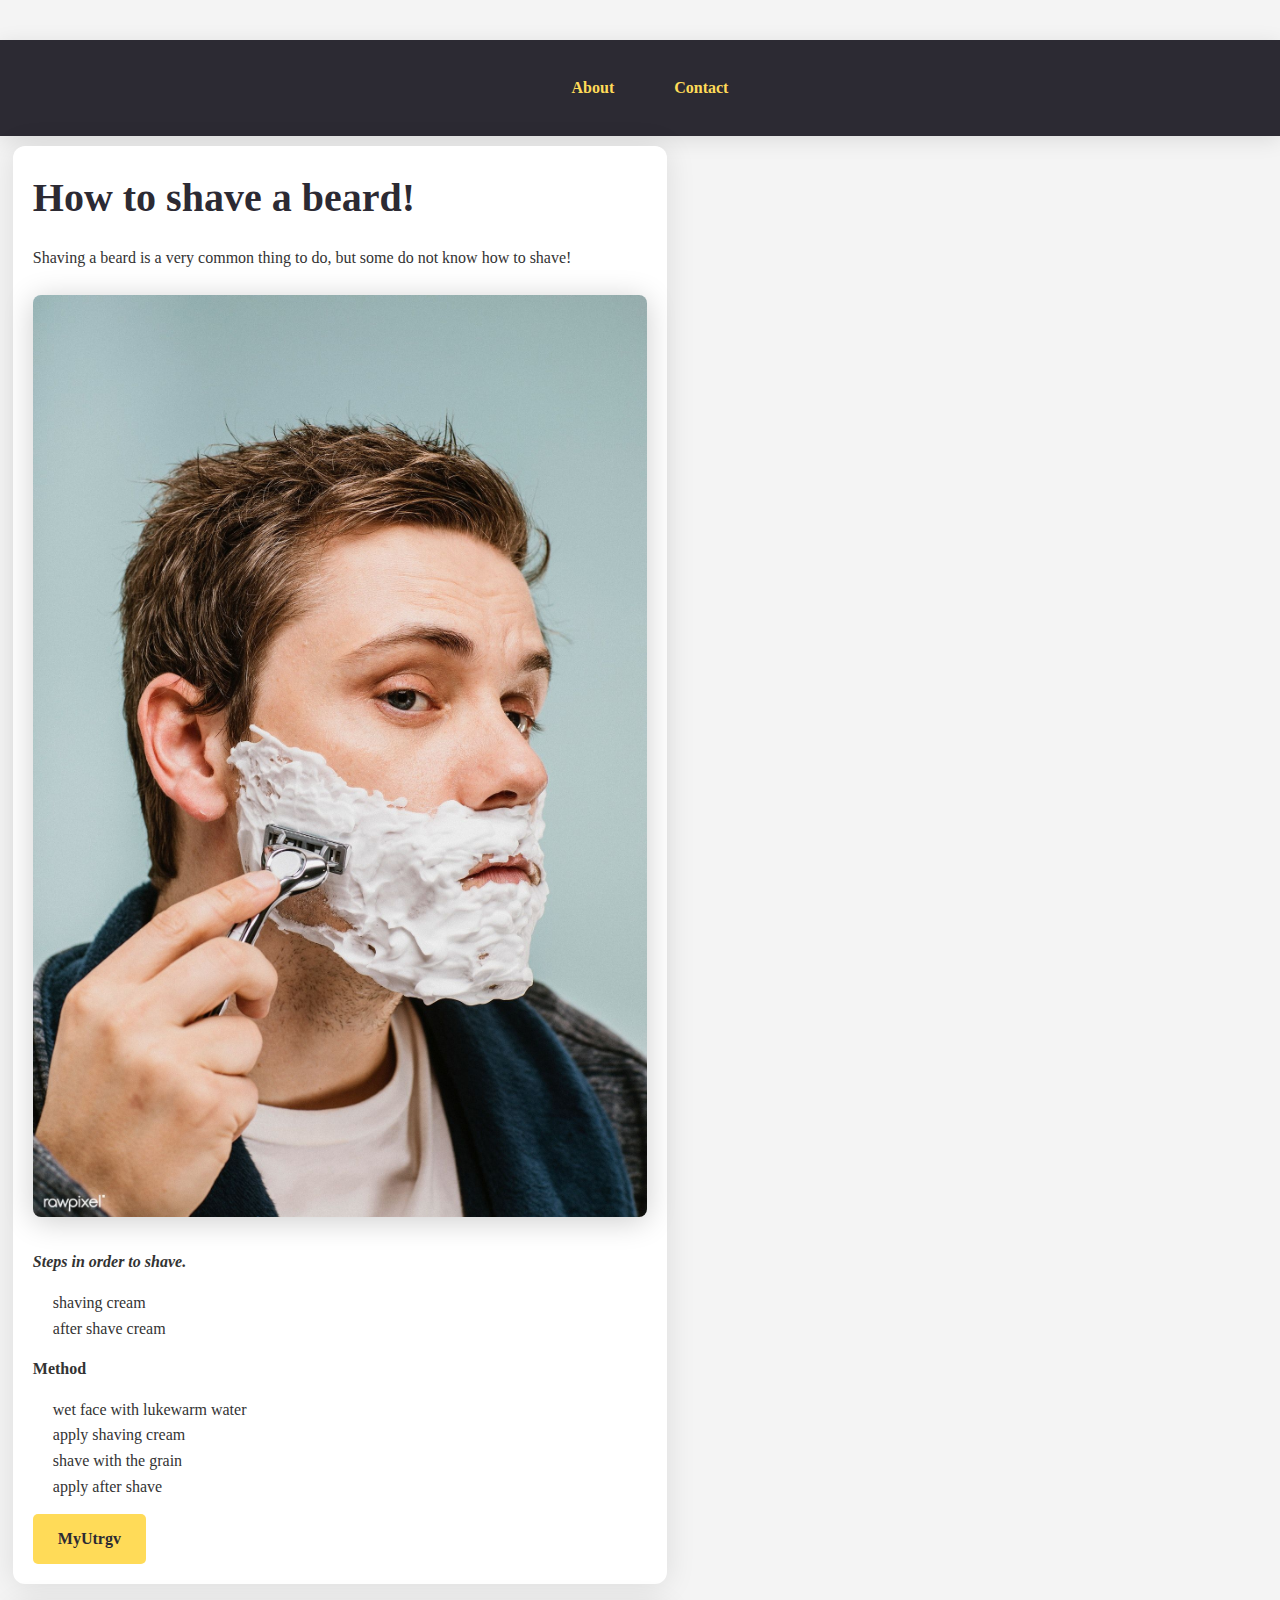
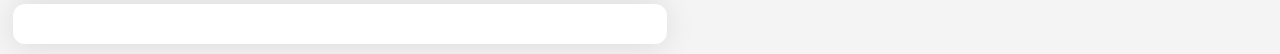
<file: index.html>
﻿<!DOCTYPE html>
<html lang="en" xmlns="http://www.w3.org/1999/xhtml">
<head>
    <meta charset="utf-8" />
    <title>How to shave!</title>
    <link rel="icon" type="image/x-icon" href="images/egg-favicon.png" />
    <link href="css/styles.css" type="text/css" rel="stylesheet" />
    <link href="css/styles.css" type="text/css" rel="stylesheet" />
</head>
<body>
    <div class="container"></div>
    <nav>
        <ul class="menu">
            <li><a href="about.html">About</a></li>
            <li><a href="contact.html">Contact</a></li>
        </ul>
    </nav>
    </div>
    <div class="left-panel">
        <h1>How to shave a beard!</h1>
        <p>Shaving a beard is a very common thing to do, but some do not know how to shave!</p>

        <!-- Inserted Image -->
        <img src="images/beard shave.jpg " alt="A person shaving" style="max-width: 100%; height: auto; border-radius: 8px; margin: 15px 0;" />

        <p><b><i>Steps in order to shave. </i></b></p>

        <ul>
            <li>shaving cream</li>
            <li>after shave cream</li>
        </ul>

        <p><b>Method</b></p>
        <ol>
            <li>wet face with lukewarm water</li>
            <li>apply shaving cream</li>
            <li>shave with the grain</li>
            <li>apply after shave</li>
        </ol>

        <a href="https://my.utrgv.edu/web/myutrgv/home" target="_blank" class="button">MyUtrgv</a>
    </div>

    <div class="right-panel">
        <!-- Additional content can go here -->
    </div>
</body>
</html>






</body>
</html>
</file>
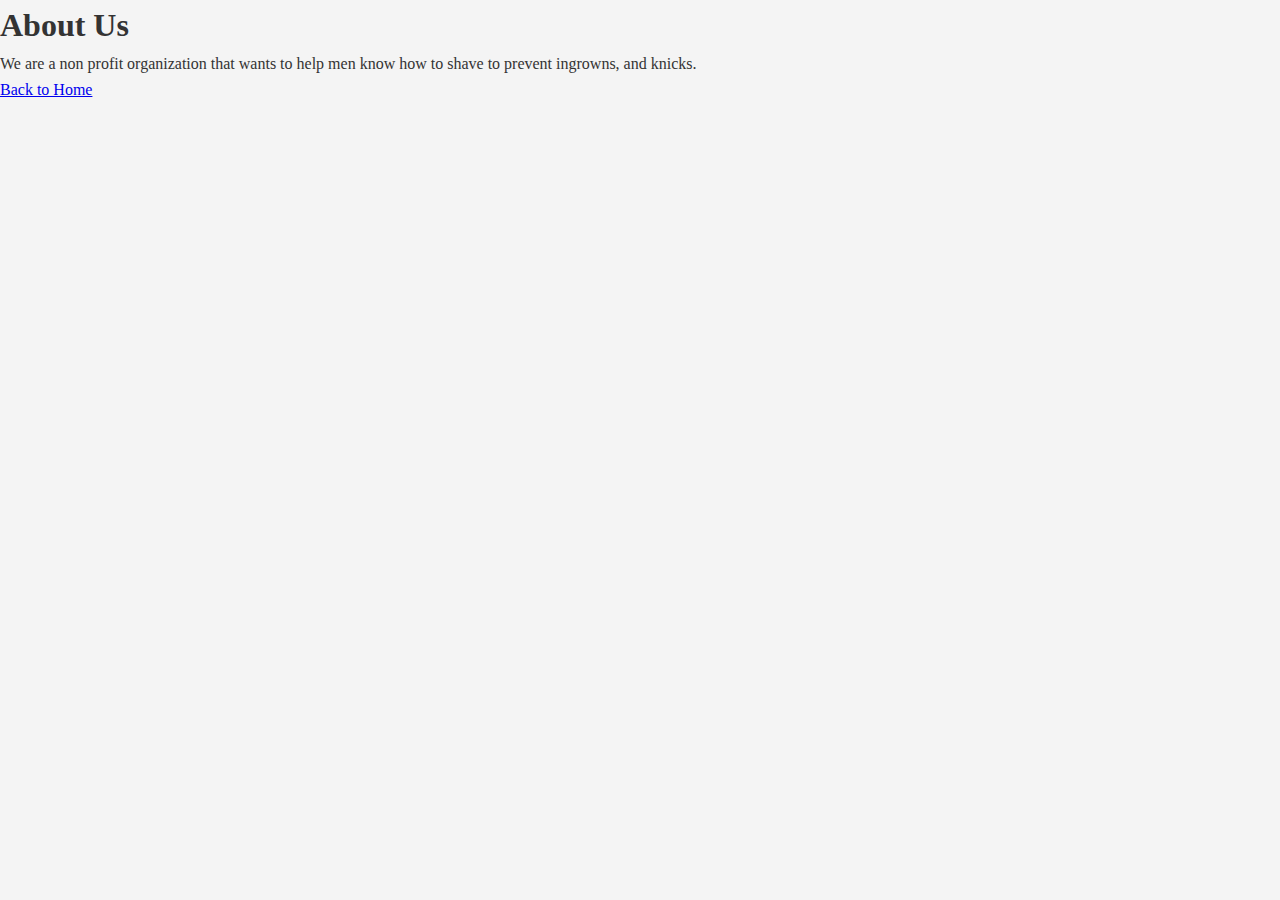
<file: about.html>
﻿<!DOCTYPE html>
<html lang="en">
<head>
    <meta charset="UTF-8">
    <meta name="viewport" content="width=device-width, initial-scale=1.0">
    <title>About Us</title>
    <link rel="stylesheet" href="css/styles.css">
</head>
<body>
    <h1>About Us</h1>
    <p>We are a non profit organization that wants to help men know how to shave to prevent ingrowns, and knicks.</p>
    <a href="index.html">Back to Home</a>
</body>
</html>
</file>
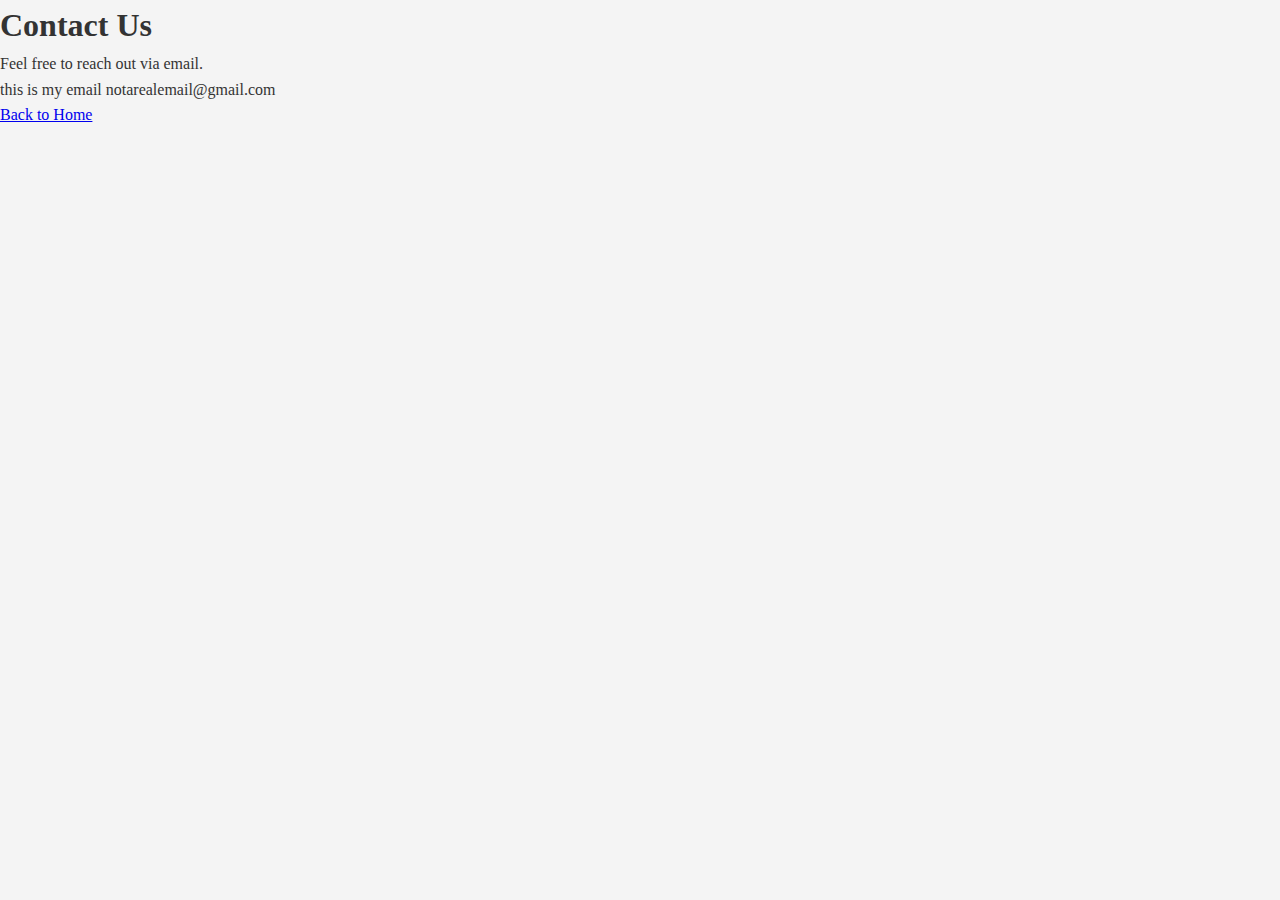
<file: contact.html>
﻿<!DOCTYPE html>
<html lang="en">
<head>
    <meta charset="UTF-8">
    <meta name="viewport" content="width=device-width, initial-scale=1.0">
    <title>Contact Us</title>
    <link rel="stylesheet" href="css/styles.css">
</head>
<body>
    <h1>Contact Us</h1>
    <p>Feel free to reach out via email.</p>
    <p>this is my email notarealemail@gmail.com</p>
    <a href="index.html">Back to Home</a>
</body>
</html>
</file>
<file: css/styles.css>
﻿/* Basic Reset */
body, h1, p, ul, ol {
    margin: 0;
    padding: 0;
    list-style: none;
}

/* Body and Container */
body {
    font-family: 'Georgia', serif;
    background-color: #f4f4f4; /* Light, luxurious background */
    color: #333; /* Dark text for readability */
    line-height: 1.6;
}

.container {
    max-width: 1200px;
    margin: auto;
    padding: 20px;
}

/* Navigation */
nav {
    background: #2c2a33; /* Dark elegant background */
    color: #fff;
    padding: 20px 0;
    box-shadow: 0 4px 20px rgba(0, 0, 0, 0.1);
}

.menu {
    display: flex;
    justify-content: center;
}

    .menu li {
        margin: 0 30px;
    }

    .menu a {
        color: #ffdb58; /* Gold color */
        text-decoration: none;
        font-weight: bold;
        transition: color 0.3s, text-shadow 0.3s;
    }

        .menu a:hover {
            color: #fff; /* Brighten on hover */
            text-shadow: 0 0 10px rgba(255, 255, 255, 0.5);
        }

/* Panels */
.left-panel, .right-panel {
    width: 48%;
    display: inline-block;
    vertical-align: top;
    padding: 20px;
    background: #fff;
    border-radius: 12px;
    box-shadow: 0 2px 30px rgba(0, 0, 0, 0.1);
    margin: 10px 1%;
}

    .left-panel h1 {
        color: #2c2a33; /* Darker text for headings */
        font-size: 2.5em;
        margin-bottom: 15px;
    }

    .left-panel p {
        margin: 10px 0;
    }

/* Image Styles */
img {
    max-width: 100%;
    height: auto;
    border-radius: 12px;
    margin: 15px 0;
    box-shadow: 0 4px 30px rgba(0, 0, 0, 0.2);
}

/* Lists */
ul, ol {
    margin: 15px 0;
    padding-left: 20px;
}

/* Button */
.button {
    display: inline-block;
    background: #ffdb58; /* Gold button */
    color: #2c2a33; /* Dark text */
    padding: 12px 25px;
    border-radius: 5px;
    text-decoration: none;
    font-weight: bold;
    transition: background 0.3s, transform 0.3s;
}

    .button:hover {
        background: #ffd700; /* Brighter gold on hover */
        transform: scale(1.05); /* Slight scale effect */
    }

/* Responsive Design */
@media (max-width: 768px) {
    .left-panel, .right-panel {
        width: 100%;
        margin: 10px 0;
    }
}
</file>
